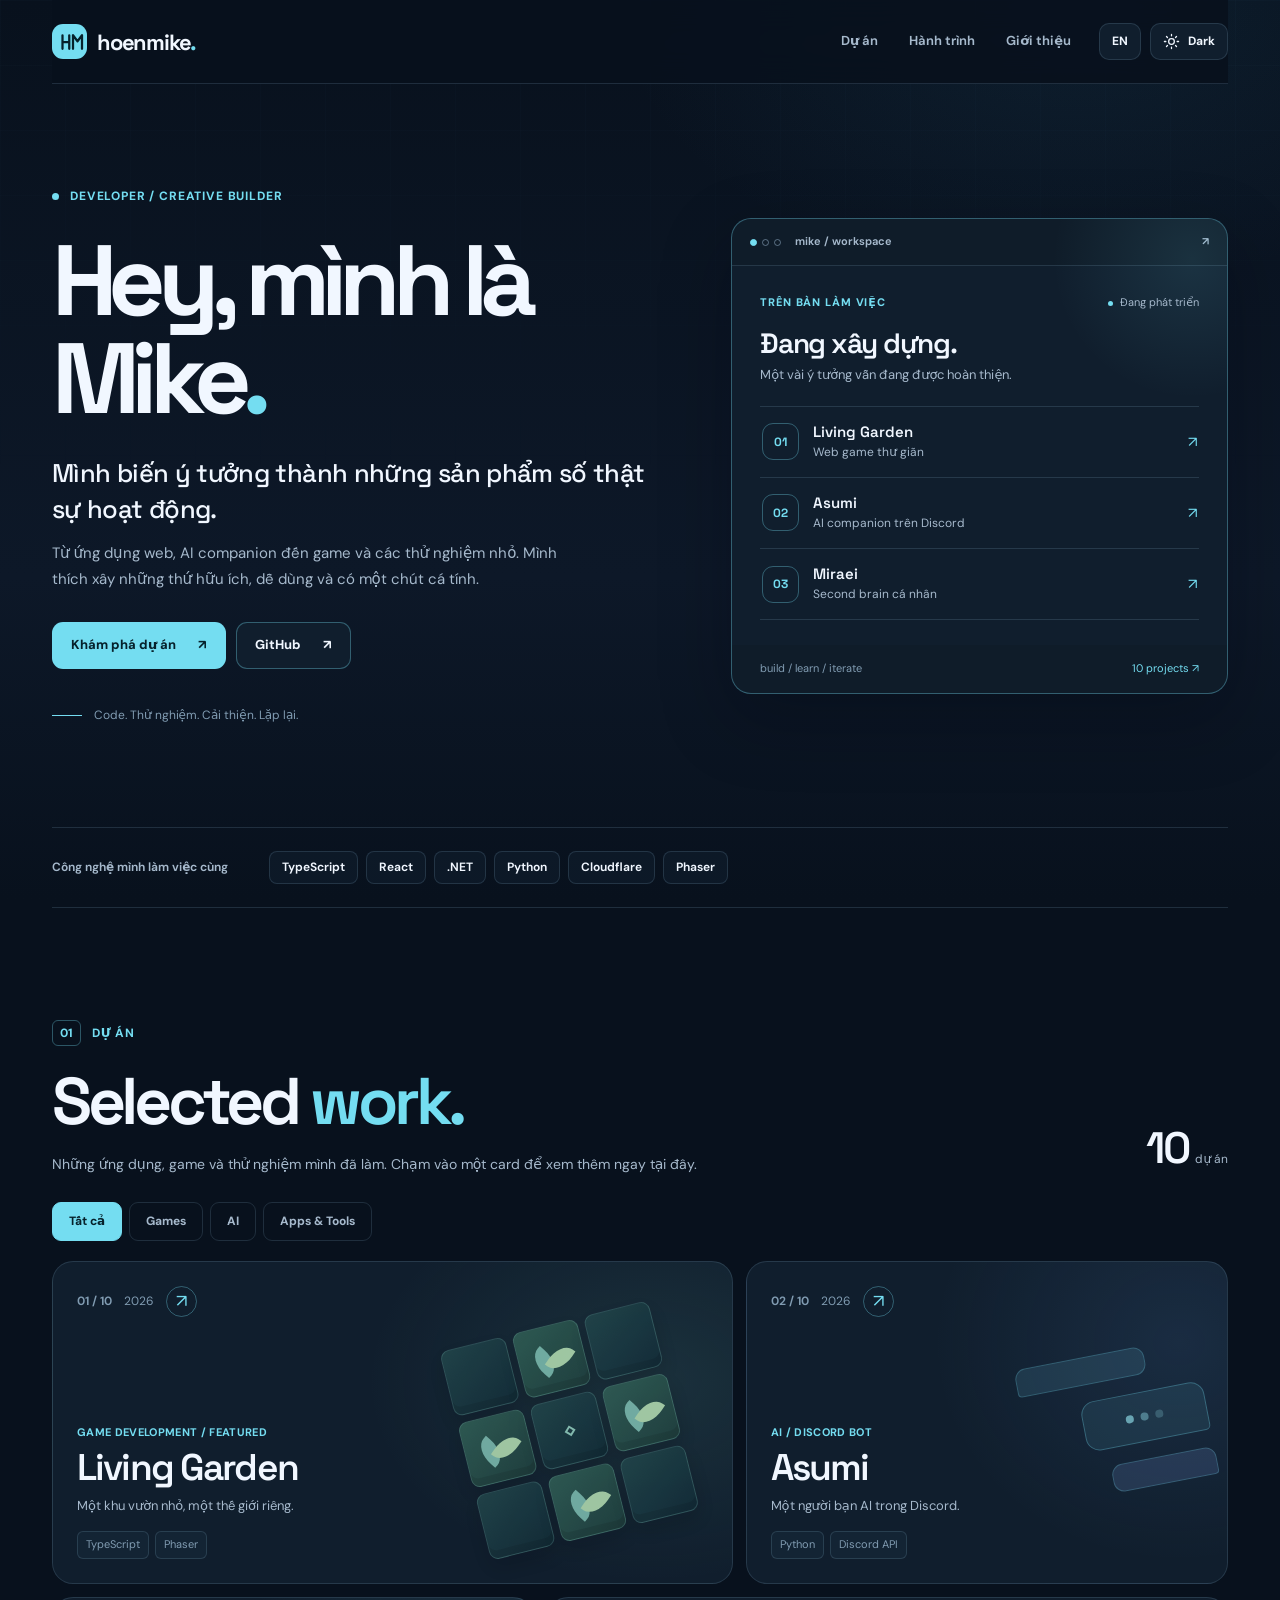
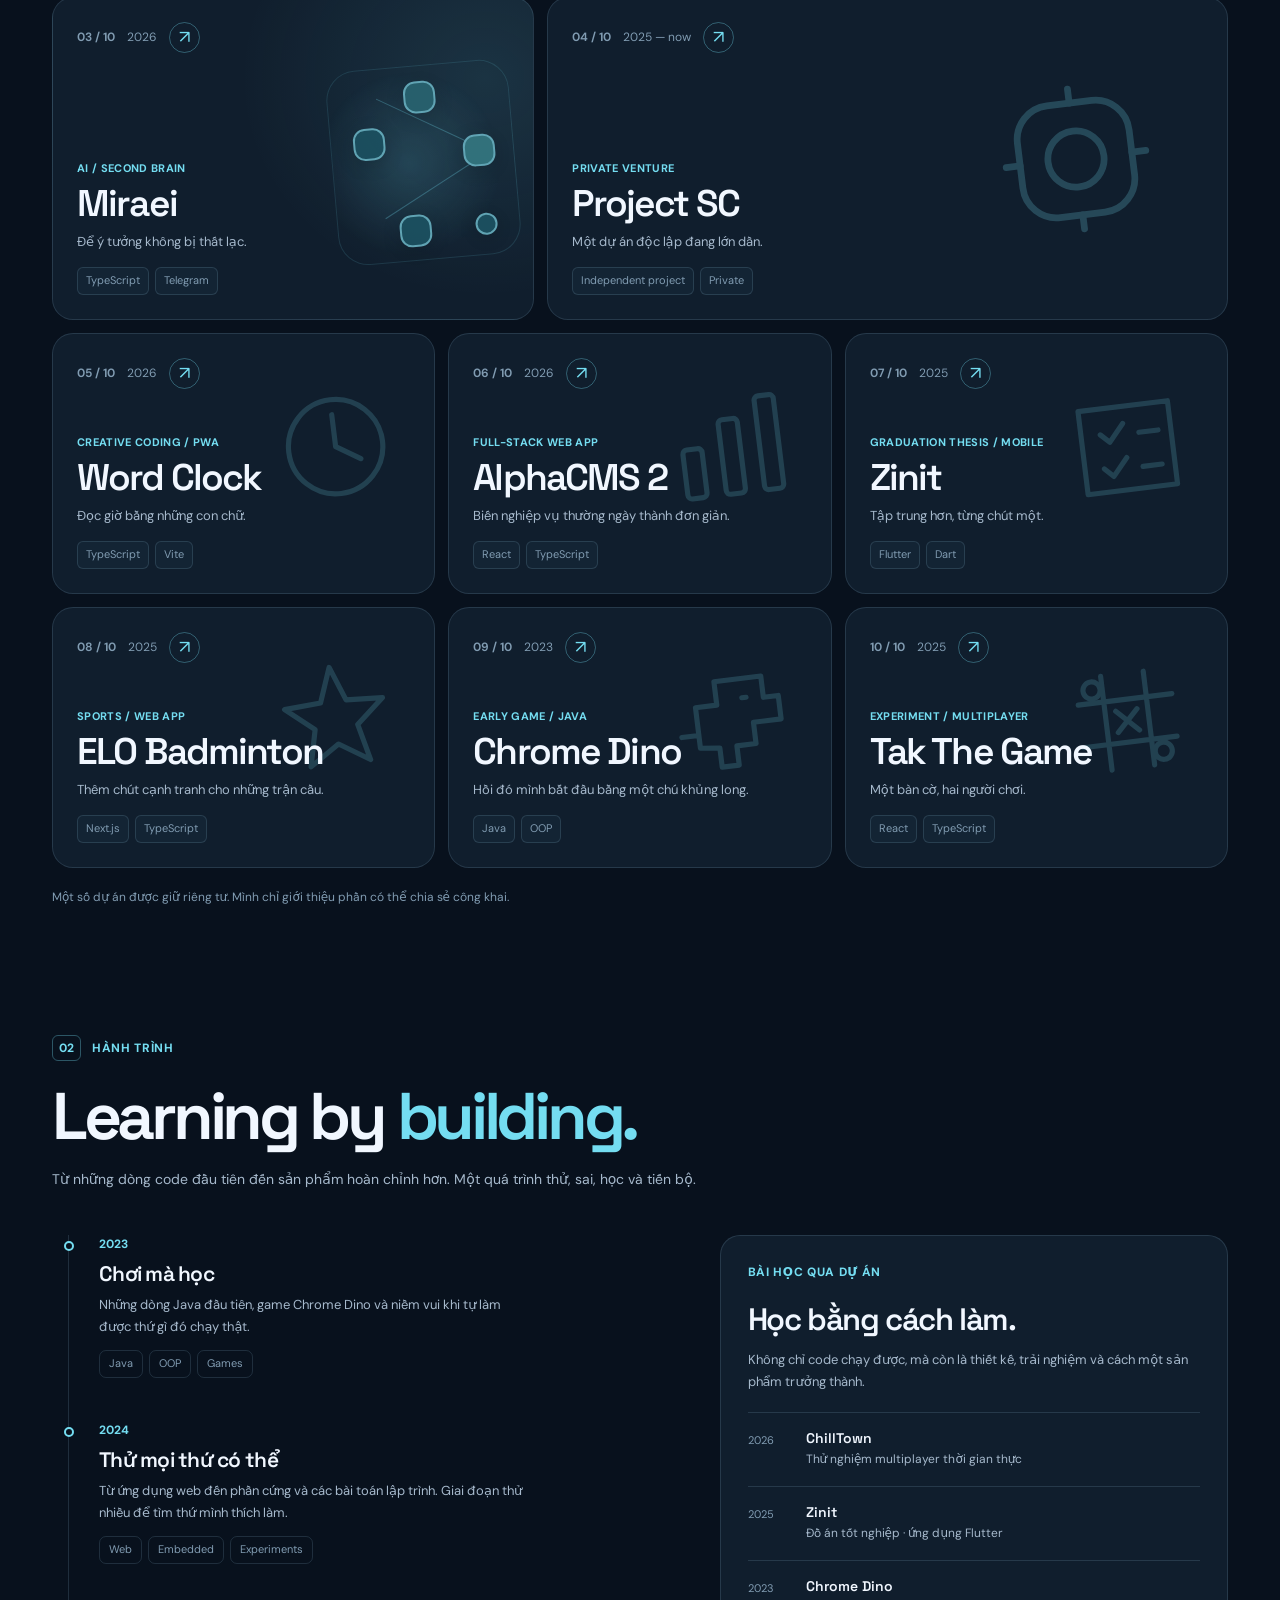
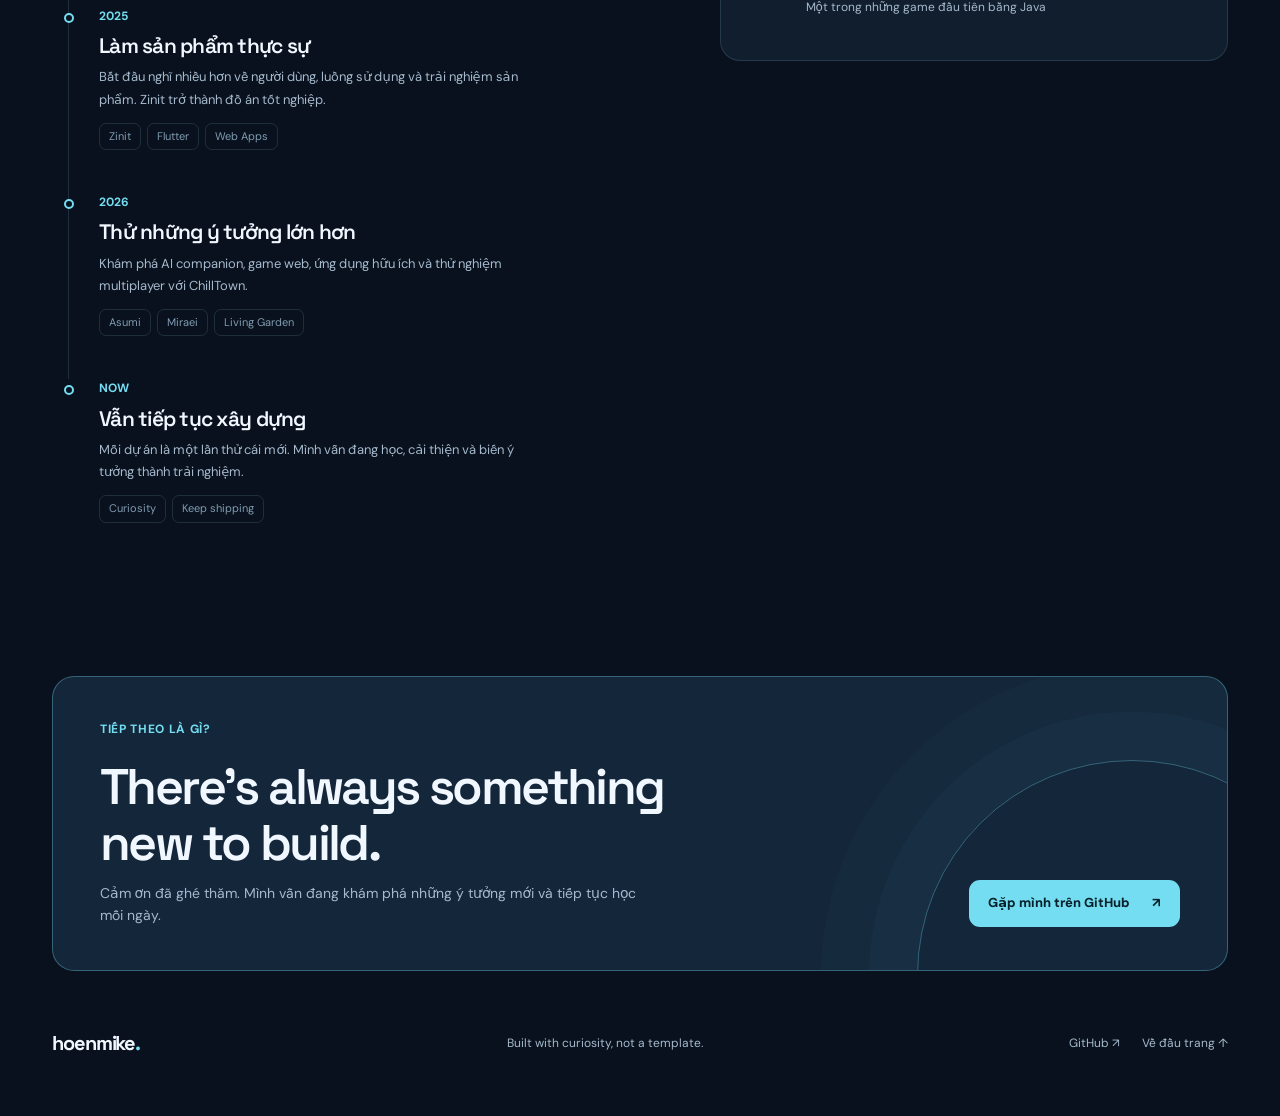
<file: index.html>
<!doctype html>
<html lang="vi" data-theme="dark">
<head>
  <meta charset="utf-8">
  <meta name="viewport" content="width=device-width, initial-scale=1, viewport-fit=cover">
  <meta name="theme-color" content="#08111d">
  <meta name="description" content="HoenMike (Mike) — developer building thoughtful web apps, AI companions and interactive experiences. Explore selected projects and the journey behind them.">
  <meta property="og:title" content="HoenMike — Developer & Creative Builder">
  <meta property="og:description" content="Web apps, AI companions, games, and experiments. Built by Mike.">
  <meta property="og:type" content="website">
  <title>HoenMike — Developer & Creative Builder</title>
  <link rel="icon" type="image/svg+xml" href="./icon.svg">
  <link rel="preconnect" href="https://fonts.googleapis.com">
  <link rel="preconnect" href="https://fonts.gstatic.com" crossorigin>
  <link href="https://fonts.googleapis.com/css2?family=DM+Sans:wght@400;500;600;700&family=Space+Grotesk:wght@400;500;600;700&display=swap" rel="stylesheet">
  <link rel="stylesheet" href="./styles.css">
  <script src="./app.js" type="module"></script>
</head>
<body>
  <a class="skip-link" href="#work" data-i18n="skipToProjects">Skip to projects</a>
  <div class="site-backdrop" aria-hidden="true"></div>
  <div class="site-shell">
    <header class="site-header" id="top">
      <a class="brand" href="#top" aria-label="HoenMike home">
        <span class="brand__icon" aria-hidden="true">
          <svg viewBox="0 0 40 40" width="32" height="32" focusable="false"><path d="M10 11v18m0-9h9m0-9v18m5-18v18m0-18 6 8 6-8v18" stroke="currentColor" stroke-width="3" stroke-linecap="round" stroke-linejoin="round" fill="none"/></svg>
        </span>
        <span class="brand__name">hoenmike<span class="accent">.</span></span>
      </a>
      <nav class="desktop-nav" aria-label="Primary navigation">
        <a href="#work" data-i18n="navWork">Projects</a>
        <a href="#journey" data-i18n="navJourney">Journey</a>
        <a href="#about" data-i18n="navAbout">About</a>
      </nav>
      <div class="header-actions">
        <button id="lang-switch" class="header-control" type="button" aria-label="Switch to English">EN</button>
        <button id="theme-switch" class="header-control theme-switch" type="button" aria-label="Switch theme">
          <svg viewBox="0 0 24 24" width="17" height="17" fill="none" stroke="currentColor" stroke-width="1.8" stroke-linecap="round" aria-hidden="true"><circle cx="12" cy="12" r="4"/><path d="M12 2v2m0 16v2M2 12h2m16 0h2M4.9 4.9l1.4 1.4m11.4 11.4 1.4 1.4M19.1 4.9l-1.4 1.4M6.3 17.7l-1.4 1.4"/></svg>
          <span class="theme-switch__label">Dark</span>
        </button>
      </div>
    </header>

    <main>
      <section class="hero" id="about" aria-labelledby="hero-title">
        <div class="hero__copy">
          <p class="eyebrow hero__eyebrow"><span class="signal-dot" aria-hidden="true"></span><span data-i18n="heroRole">Developer · Creative builder</span></p>
          <h1 id="hero-title"><span data-i18n="heroHello">Hey, mình là</span><br><span class="hero__name">Mike<span class="accent">.</span></span></h1>
          <p class="hero__statement" data-i18n="heroStatement">Mình biến ý tưởng thành ứng dụng, game và trải nghiệm số có thể dùng thật.</p>
          <p class="hero__description" data-i18n="heroDescription">Mình thích làm ra những thứ vừa hữu ích, vừa có chút thú vị — từ sản phẩm web đến AI companion và những thử nghiệm nhỏ.</p>
          <div class="hero__cta">
            <a class="button button--primary" href="#work"><span data-i18n="exploreWork">Xem dự án</span><span aria-hidden="true">↗</span></a>
            <a class="button button--secondary" href="https://github.com/HoenMike" rel="noopener noreferrer" target="_blank"><span>GitHub</span><span aria-hidden="true">↗</span></a>
          </div>
          <p class="hero__footnote"><span class="footnote-line"></span><span data-i18n="heroFoot">From curiosity to something you can actually use.</span></p>
        </div>

        <aside class="workspace" aria-labelledby="workspace-title">
          <div class="workspace__header">
            <span class="workspace__window-dots" aria-hidden="true"><i></i><i></i><i></i></span>
            <span class="workspace__path">mike / workspace</span>
            <span class="workspace__status" aria-hidden="true">↗</span>
          </div>
          <div class="workspace__body">
            <div class="workspace__intro"><span class="workspace__eyebrow" data-i18n="workspaceEyebrow">WHAT I'M BUILDING</span><span class="workspace__live"><span class="signal-dot"></span><span data-i18n="workspaceLive">Work in progress</span></span></div>
            <h2 id="workspace-title" data-i18n="workspaceTitle">Ideas, in progress.</h2>
            <p data-i18n="workspaceDescription">A few projects currently on my desk.</p>
            <div class="workspace__projects">
              <button type="button" class="workspace__project" data-open-project="garden"><span class="workspace__index">01</span><span class="workspace__project-main"><strong>Living Garden</strong><small data-i18n="workspaceGarden">Cozy browser game</small></span><span aria-hidden="true">↗</span></button>
              <button type="button" class="workspace__project" data-open-project="asumi"><span class="workspace__index">02</span><span class="workspace__project-main"><strong>Asumi</strong><small data-i18n="workspaceAsumi">AI companion for Discord</small></span><span aria-hidden="true">↗</span></button>
              <button type="button" class="workspace__project" data-open-project="miraei"><span class="workspace__index">03</span><span class="workspace__project-main"><strong>Miraei</strong><small data-i18n="workspaceMiraei">Personal second brain</small></span><span aria-hidden="true">↗</span></button>
            </div>
          </div>
          <div class="workspace__footer"><span>build / learn / iterate</span><span class="workspace__footer-code">10 projects <span aria-hidden="true">↗</span></span></div>
        </aside>
      </section>

      <section class="stack-strip" aria-label="Technologies">
        <span class="stack-strip__label" data-i18n="stackTitle">Công nghệ mình sử dụng</span>
        <div class="stack-strip__items"><span>TypeScript</span><span>React</span><span>.NET</span><span>Python</span><span>Cloudflare</span><span>Phaser</span></div>
      </section>

      <section class="work-section section" id="work" aria-labelledby="work-title">
        <div class="section-heading">
          <div>
            <p class="eyebrow"><span class="section-index">01</span><span data-i18n="workEyebrow">Selected projects</span></p>
            <h2 id="work-title"><span data-i18n="workTitle">Made with</span> <em data-i18n="workTitleAccent">curiosity.</em></h2>
            <p class="section-heading__description" data-i18n="workDescription">Một vài sản phẩm mình đã xây dựng, đang phát triển hoặc đơn giản là muốn thử. Nhấn vào dự án để khám phá.</p>
          </div>
          <div class="work-count"><strong id="project-count">10</strong><span data-i18n="projectCount">dự án chọn lọc</span></div>
        </div>
        <div class="filter-bar" id="filter-bar" role="group" aria-label="Filter projects">
          <button class="filter is-active" type="button" data-filter="all" aria-pressed="true" data-i18n="filterAll">Tất cả</button>
          <button class="filter" type="button" data-filter="game" aria-pressed="false" data-i18n="filterGames">Games</button>
          <button class="filter" type="button" data-filter="ai" aria-pressed="false">AI</button>
          <button class="filter" type="button" data-filter="app" aria-pressed="false" data-i18n="filterApps">Apps & Tools</button>
        </div>
        <p id="project-status" class="sr-only" role="status" aria-live="polite" aria-atomic="true"></p>
        <div id="project-grid" class="bento-grid"></div>
        <div id="project-empty" class="empty-state" hidden>
          <span class="empty-state__icon" aria-hidden="true">⌕</span>
          <h3 data-i18n="emptyTitle">No projects in this category yet.</h3>
          <p data-i18n="emptyDescription">Try viewing the full collection instead.</p>
          <button type="button" id="reset-filter" class="button button--secondary" data-i18n="viewAllProjects">View all projects</button>
        </div>
        <p class="projects-hint" data-i18n="projectsHint">Một số dự án là private — mình chỉ chia sẻ những gì có thể công khai.</p>
      </section>

      <section class="journey-section section" id="journey" aria-labelledby="journey-title">
        <div class="section-heading">
          <div>
            <p class="eyebrow"><span class="section-index">02</span><span data-i18n="journeyEyebrow">THE JOURNEY</span></p>
            <h2 id="journey-title"><span data-i18n="journeyTitle">Always</span> <em data-i18n="journeyAccent">building.</em></h2>
            <p class="section-heading__description" data-i18n="journeyDescription">Từ bài tập nhỏ đầu tiên đến những sản phẩm phức tạp hơn. Mỗi bước đều dạy mình một điều mới.</p>
          </div>
        </div>
        <div class="journey-layout">
          <div class="timeline" id="timeline"></div>
          <aside class="experience-card">
            <p class="eyebrow" data-i18n="experienceEyebrow">LEARNED BY BUILDING</p>
            <h3 data-i18n="experienceTitle">Not just lines of code.</h3>
            <p data-i18n="experienceIntro">Có những điều mình học được tốt nhất bằng cách thực sự xây một thứ gì đó.</p>
            <div class="experience-list">
              <div class="experience-item"><span class="experience-item__year">2026</span><div><strong>ChillTown</strong><span data-i18n="experienceChill">Thử nghiệm game multiplayer thời gian thực</span></div></div>
              <div class="experience-item"><span class="experience-item__year">2025</span><div><strong>Zinit</strong><span data-i18n="experienceZinit">Đồ án tốt nghiệp · Flutter application</span></div></div>
              <div class="experience-item"><span class="experience-item__year">2023</span><div><strong>Chrome Dino</strong><span data-i18n="experienceDino">Một trong những game đầu tiên mình làm</span></div></div>
            </div>
          </aside>
        </div>
      </section>

      <section class="outro-section section" aria-labelledby="outro-title">
        <div class="outro-card">
          <p class="eyebrow" data-i18n="outroEyebrow">WHAT'S NEXT?</p>
          <div class="outro-card__layout">
            <div><h2 id="outro-title" data-i18n="outroTitle">There's always another idea to build.</h2><p data-i18n="outroDescription">Cảm ơn đã ghé qua. Mình vẫn đang học, thử nghiệm và tiếp tục xây dựng.</p></div>
            <a class="button button--primary" href="https://github.com/HoenMike" target="_blank" rel="noopener noreferrer"><span data-i18n="findGithub">Gặp mình trên GitHub</span><span aria-hidden="true">↗</span></a>
          </div>
        </div>
      </section>
    </main>

    <footer class="site-footer">
      <a class="footer-brand" href="#top">hoenmike<span class="accent">.</span></a>
      <span data-i18n="footerMade">Built with curiosity, not a template.</span>
      <div class="footer-links"><a href="https://github.com/HoenMike" target="_blank" rel="noopener noreferrer">GitHub ↗</a><a href="#top" data-i18n="backToTop">Lên đầu ↑</a></div>
    </footer>
  </div>
  <noscript><p class="noscript">The project showcase works best with JavaScript enabled. Visit <a href="https://github.com/HoenMike">GitHub</a> to see public work.</p></noscript>
</body>
</html>
</file>
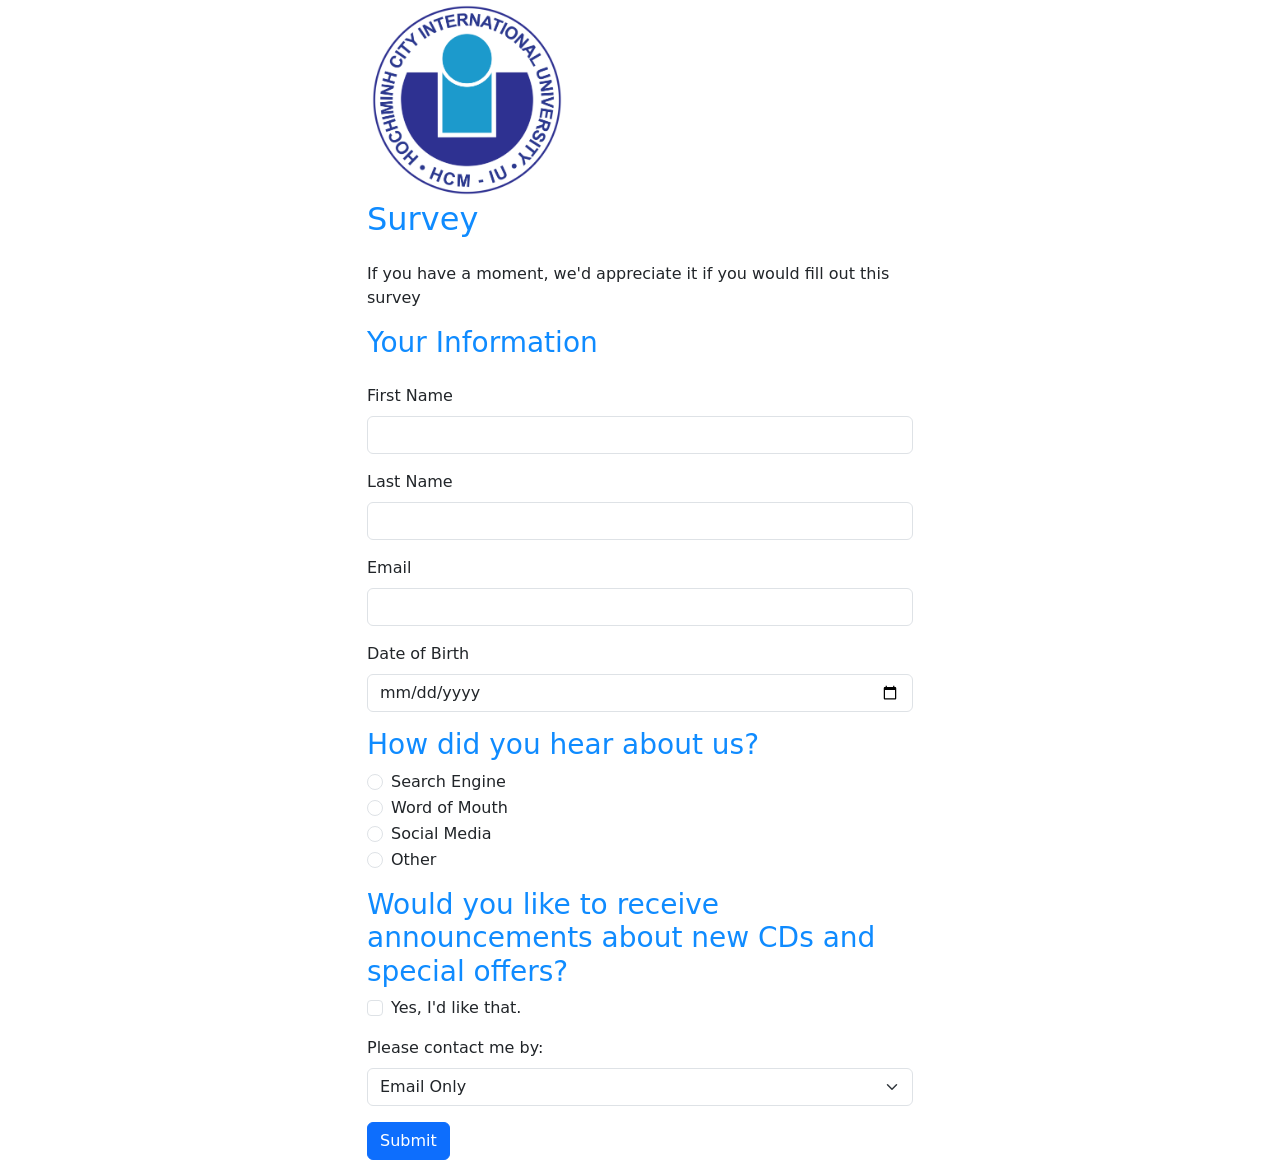
<file: form.html>
<!DOCTYPE html>
<html lang="en">
	<head>
		<meta charset="UTF-8" />
    <meta name="description" content="Survey Form" />
    <title>Survey Form</title>
		<meta name="viewport" content="width=device-width, initial-scale=1.0" />
		<title>Survey Form</title>
		<link
			rel="stylesheet"
			href="https://cdn.jsdelivr.net/npm/bootstrap@5.3.1/dist/css/bootstrap.min.css"
		/>
	</head>
  <style>
    h2,h3 {
      color: #0f8bff;
    }
  </style>
	<body>
		<body>
      <div class="container">
        <div class="row justify-content-center">
          <div class="col-md-6">
            <img src="IULogo.png" alt="IU Logo" width="200" height="200">
            <h2 class="text-left mb-4">Survey</h2>
            <p class="text-left">If you have a moment, we'd appreciate it if you would fill out this survey</p>
            <form action="Result.jsp" method="post">
            <h3 class="text-left mb-4">Your Information</h3>
						<div class="mb-3">
							<label for="firstName" class="form-label">First Name</label>
							<input type="text" class="form-control" id="firstName" required />
						</div>
						<div class="mb-3">
							<label for="lastName" class="form-label">Last Name</label>
							<input type="text" class="form-control" id="lastName" required />
						</div>
						<div class="mb-3">
							<label for="email" class="form-label">Email</label>
							<input type="email" class="form-control" id="email" required />
						</div>
						<div class="mb-3">
							<label for="dateOfBirth" class="form-label">Date of Birth</label>
							<input type="date" class="form-control" id="dateOfBirth" required />
						</div>
						<div class="mb-3">
							<h3 class="form-label">How did you hear about us?</h3>
							<div class="form-check">
								<input
									class="form-check-input"
									type="radio"
									name="hearAbout"
									id="searchEngine"
									value="Search Engine"
								/>
								<label class="form-check-label" for="searchEngine">Search Engine</label>
							</div>
							<div class="form-check">
								<input
									class="form-check-input"
									type="radio"
									name="hearAbout"
									id="wordOfMouth"
									value="Word of Mouth"
								/>
								<label class="form-check-label" for="wordOfMouth">Word of Mouth</label>
							</div>
							<div class="form-check">
								<input
									class="form-check-input"
									type="radio"
									name="hearAbout"
									id="socialMedia"
									value="Social Media"
								/>
								<label class="form-check-label" for="socialMedia">Social Media</label>
							</div>
							<div class="form-check">
								<input
									class="form-check-input"
									type="radio"
									name="hearAbout"
									id="other"
									value="Other"
								/>
								<label class="form-check-label" for="other">Other</label>
							</div>
						</div>
						<div class="mb-3">
							<h3 class="form-label">Would you like to receive announcements about new CDs and special offers?</h3>
							<div class="form-check">
								<input
									class="form-check-input"
									type="checkbox"
									id="receiveAnnouncements"
									value="yes"
								/>
								<label class="form-check-label" for="receiveAnnouncements"
									>Yes, I'd like that.</label
								>
							</div>
						</div>
						<div class="mb-3">
              <label class="form-label" for="contactMethod">Please contact me by:</label>
              <select class="form-select" id="contactMethod" name="contactMethod">
                <option value="Email Only">Email Only</option>
                <option value="Postal Mail Only">Postal Mail Only</option>
                <option value="Email or Postal Mail">Email or Postal Mail</option>
              </select>
            </div>
						<button type="submit" class="btn btn-primary">Submit</button>
					</form>
				</div>
			</div>
		</div>

		<script src="https://cdn.jsdelivr.net/npm/bootstrap@5.3.1/dist/js/bootstrap.bundle.min.js"></script>
	</body>
</html>
</file>
<file: styles.css>
/* HoenMike / developer portfolio — purposeful, fast, and framework-free. */
:root {
  color-scheme:dark;
  --bg:#08111d;--bg-2:#0d1828;--panel:#101e2d;--panel-2:#14263a;
  --text:#f1f7ff;--muted:#a6b9cc;--subtle:#819cb2;--accent:#74ddf1;
  --accent-ink:#06212b;--line:rgba(151,190,220,.17);--line-strong:rgba(116,221,241,.34);
  --shadow:0 25px 70px rgba(1,8,17,.29);--radius:21px;--page:1176px
}
html[data-theme=light] {
  color-scheme:light;
  --bg:#f1f6fa;--bg-2:#e9f2f7;--panel:#ffffff;--panel-2:#e5f0f6;
  --text:#152b3c;--muted:#506a7e;--subtle:#566d7c;--accent:#087993;
  --accent-ink:#fff;--line:rgba(32,77,107,.16);--line-strong:rgba(8,121,147,.36);
  --shadow:0 19px 54px rgba(45,77,95,.09)
}
*,*::before,*::after{box-sizing:border-box}
html{scroll-behavior:smooth;scroll-padding-top:115px}
body{margin:0;min-width:320px;background:var(--bg);color:var(--text);font:400 15px/1.6 "DM Sans",system-ui,sans-serif;-webkit-font-smoothing:antialiased;overflow-x:hidden}
button,input{font:inherit} button{cursor:pointer} a{color:inherit;text-decoration:none}
a,button{-webkit-tap-highlight-color:transparent}
:focus-visible{outline:3px solid var(--accent);outline-offset:4px}
::selection{background:var(--accent);color:var(--accent-ink)}
.site-backdrop{position:fixed;inset:0;z-index:-1;pointer-events:none;overflow:hidden;background:radial-gradient(ellipse 48% 43% at 84% 0%,rgba(49,120,158,.13),transparent 75%),linear-gradient(180deg,var(--bg),var(--bg-2) 64%,var(--bg))}
.site-backdrop::before{content:"";position:absolute;inset:0;background-image:linear-gradient(rgba(135,195,226,.035) 1px,transparent 1px),linear-gradient(90deg,rgba(135,195,226,.035) 1px,transparent 1px);background-size:65px 65px;mask-image:linear-gradient(180deg,rgba(0,0,0,.6),transparent 57%)}
html[data-theme=light] .site-backdrop{background:radial-gradient(ellipse 50% 50% at 89% 0%,rgba(84,168,193,.15),transparent 74%),linear-gradient(180deg,var(--bg),var(--bg-2) 75%,var(--bg))}
html[data-theme=light] .site-backdrop::before{background-image:linear-gradient(rgba(70,119,150,.045) 1px,transparent 1px),linear-gradient(90deg,rgba(70,119,150,.045) 1px,transparent 1px)}
.site-shell{width:min(calc(100% - 64px),var(--page));margin:auto}
.accent{color:var(--accent)}
.site-header{position:sticky;top:0;z-index:20;min-height:84px;display:flex;align-items:center;gap:28px;background:color-mix(in srgb,var(--bg) 91%,transparent);backdrop-filter:blur(16px);-webkit-backdrop-filter:blur(16px);border-bottom:1px solid var(--line)}
.brand{display:inline-flex;align-items:center;gap:10px;flex-shrink:0;font:700 22px "Space Grotesk",sans-serif;letter-spacing:-.055em}
.brand__icon{display:grid;place-items:center;background:var(--accent);color:var(--accent-ink);width:35px;height:35px;border-radius:11px}
.brand__icon svg{display:block;width:30px;height:30px}
.desktop-nav{display:flex;align-items:center;gap:31px;margin-left:auto}
.desktop-nav a{font-size:13px;font-weight:650;color:var(--muted);transition:color .2s}
.desktop-nav a:hover{color:var(--text)}
.header-actions{display:flex;gap:9px}
.header-control{display:flex;align-items:center;justify-content:center;gap:8px;min-height:37px;padding:0 12px;background:var(--panel);color:var(--text);border:1px solid var(--line);border-radius:10px;font-size:12px;font-weight:700}
.header-control:hover{border-color:var(--line-strong)}
.hero{display:grid;grid-template-columns:minmax(0,1.04fr) minmax(360px,.84fr);align-items:center;gap:64px;padding:103px 0 102px;border-bottom:1px solid var(--line)}
.hero__copy{min-width:0}
.eyebrow{display:flex;align-items:center;gap:11px;color:var(--accent);font-size:12px;font-weight:750;letter-spacing:.055em;margin:0 0 20px;text-transform:uppercase}
.hero__eyebrow{letter-spacing:.07em;margin-bottom:26px}
.signal-dot{display:inline-block;width:7px;height:7px;border-radius:50%;background:var(--accent);flex-shrink:0}
.hero h1{font:700 clamp(67px,7.8vw,110px)/.98 "Space Grotesk",sans-serif;letter-spacing:-.087em;margin:0}
.hero__name{display:inline-block;white-space:nowrap}
.hero__statement{font:500 clamp(20px,2vw,26px)/1.4 "Space Grotesk",sans-serif;letter-spacing:-.025em;max-width:610px;margin:28px 0 12px}
.hero__description{font-size:15px;line-height:1.78;color:var(--muted);max-width:530px;margin:0 0 29px}
.hero__cta{display:flex;flex-wrap:wrap;gap:10px}
.button{display:inline-flex;align-items:center;justify-content:center;gap:22px;min-height:47px;padding:11px 18px;border-radius:11px;font-size:13px;font-weight:750;transition:transform .22s ease}
.button:hover{transform:translateY(-2px)}
.button--primary{background:var(--accent);color:var(--accent-ink);border:1px solid transparent}
.button--secondary{background:var(--panel);border:1px solid var(--line-strong);color:var(--text)}
.hero__footnote{display:flex;align-items:center;gap:12px;margin:37px 0 0;font-size:12px;color:var(--subtle)}
.footnote-line{width:30px;height:1px;background:var(--accent)}
.workspace{min-width:0;border:1px solid var(--line-strong);border-radius:20px;background:var(--panel);box-shadow:var(--shadow);overflow:hidden;position:relative}
.workspace::after{content:"";position:absolute;top:-105px;right:-110px;width:290px;height:290px;background:radial-gradient(circle,rgba(116,221,241,.11),transparent 68%);pointer-events:none}
.workspace__header{display:flex;align-items:center;gap:14px;height:47px;border-bottom:1px solid var(--line);padding:0 18px;background:rgba(0,0,0,.08)}
.workspace__window-dots{display:flex;gap:5px}
.workspace__window-dots i{display:block;width:7px;height:7px;border:1px solid var(--subtle);border-radius:50%;opacity:.65}
.workspace__window-dots i:first-child{background:var(--accent);border-color:var(--accent);opacity:1}
.workspace__path,.workspace__status{font-size:11px;color:var(--muted);font-weight:650}
.workspace__status{margin-left:auto}
.workspace__body{padding:28px 28px 25px;position:relative;z-index:1}
.workspace__intro{display:flex;align-items:center;justify-content:space-between;gap:10px}
.workspace__eyebrow{font-size:11px;color:var(--accent);font-weight:800;letter-spacing:.08em}
.workspace__live{display:flex;align-items:center;gap:7px;font-size:11px;color:var(--muted);white-space:nowrap}
.workspace__live .signal-dot{width:5px;height:5px}
.workspace h2{font:600 28px/1.18 "Space Grotesk",sans-serif;letter-spacing:-.045em;margin:15px 0 5px}
.workspace__body>p{font-size:13px;color:var(--muted);margin:0 0 20px}
.workspace__projects{border-top:1px solid var(--line)}
.workspace__project{display:flex;align-items:center;gap:14px;width:100%;text-align:left;padding:15px 2px;border:0;border-bottom:1px solid var(--line);background:transparent;color:var(--text);transition:background-color .2s}
.workspace__project:hover{background:rgba(116,221,241,.045)}
.workspace__index{display:grid;place-items:center;flex:0 0 37px;width:37px;height:37px;border:1px solid var(--line-strong);border-radius:11px;color:var(--accent);font:700 12px "Space Grotesk",sans-serif}
.workspace__project-main{display:flex;flex-direction:column;gap:2px;min-width:0;flex:1}
.workspace__project-main strong{font:600 15px "Space Grotesk",sans-serif}
.workspace__project-main small{font-size:12px;color:var(--muted)}
.workspace__project>span:last-child{color:var(--accent)}
.workspace__footer{display:flex;justify-content:space-between;gap:12px;padding:15px 28px;background:rgba(0,0,0,.08);font-size:11px;color:var(--subtle)}
.workspace__footer-code{color:var(--accent)}
.stack-strip{display:flex;align-items:center;gap:27px;padding:23px 0;border-bottom:1px solid var(--line)}
.stack-strip__label{font-size:12px;line-height:1.3;color:var(--muted);flex:0 0 190px;font-weight:650}
.stack-strip__items{display:flex;flex-wrap:wrap;gap:8px}
.stack-strip__items span{padding:6px 12px;border:1px solid var(--line);background:color-mix(in srgb,var(--panel) 65%,transparent);border-radius:8px;font-size:12px;color:var(--text);font-weight:650}
.section{padding-top:112px}
.section-heading{display:flex;align-items:end;justify-content:space-between;gap:30px;margin-bottom:22px}
.section-index{display:inline-grid;place-items:center;border:1px solid var(--line-strong);border-radius:6px;width:29px;height:26px;letter-spacing:0;color:var(--accent)}
.section-heading h2{font:650 clamp(41px,5.2vw,66px)/1.09 "Space Grotesk",sans-serif;letter-spacing:-.065em;margin:0}
.section-heading h2 em{font-style:normal;color:var(--accent)}
.section-heading__description{max-width:650px;color:var(--muted);font-size:14px;line-height:1.75;margin:14px 0 0}
.work-count{display:flex;align-items:baseline;gap:8px;white-space:nowrap;color:var(--muted);font-size:12px;padding-bottom:8px}
.work-count strong{font:600 44px/.85 "Space Grotesk",sans-serif;letter-spacing:-.08em;color:var(--text)}
.filter-bar{display:flex;gap:7px;margin:25px 0 20px;flex-wrap:wrap}
.filter{border:1px solid var(--line);background:transparent;color:var(--muted);border-radius:9px;padding:9px 16px;font-size:12px;font-weight:750;min-height:38px;transition:color .2s,background-color .2s}
.filter.is-active{background:var(--accent);color:var(--accent-ink);border-color:var(--accent)}
.filter:hover:not(.is-active){color:var(--text);border-color:var(--line-strong)}
.bento-grid{display:grid;grid-template-columns:repeat(12,minmax(0,1fr));gap:13px;grid-auto-flow:row dense;align-items:stretch}
.tile{position:relative;grid-column:span 4;min-height:260px;background:var(--panel);border:1px solid var(--line);border-radius:var(--radius);overflow:hidden;isolation:isolate;transition:border-color .22s}
.tile--wide{grid-column:span 7;min-height:321px}.tile--medium{grid-column:span 5;min-height:321px}.tile--standard{grid-column:span 4;min-height:259px}
.tile.is-expanded{grid-column:1/-1;min-height:0;border-color:var(--line-strong)}
.tile[hidden],.tile__detail[hidden]{display:none!important}
.tile:hover,.tile:focus-within{border-color:var(--line-strong)}
.tile__trigger{position:relative;display:flex;flex-direction:column;justify-content:space-between;gap:20px;min-height:inherit;width:100%;padding:24px;border:0;background:transparent;color:var(--text);text-align:left;overflow:hidden}
.tile__top{display:flex;align-items:center;gap:12px;position:relative;z-index:2}
.tile__number{font-size:12px;color:var(--subtle);font-weight:650}
.tile__year{font-size:12px;color:var(--subtle);margin-left:auto}
.tile__arrow{display:grid;place-items:center;width:31px;height:31px;flex:0 0 31px;border:1px solid var(--line-strong);border-radius:50%;color:var(--accent);font-size:18px;transition:transform .2s}
.tile:hover .tile__arrow{transform:rotate(45deg)}
.tile.is-expanded .tile__arrow{transform:rotate(135deg)}
.tile__content{position:relative;z-index:2}
.tile__category{font-size:11px;letter-spacing:.03em;text-transform:uppercase;font-weight:700;color:var(--accent);margin:0 0 7px}
.tile__title{font:600 clamp(26px,2.9vw,39px)/1.06 "Space Grotesk",sans-serif;letter-spacing:-.05em;margin:0}
.tile__subtitle{font-size:13px;color:var(--muted);line-height:1.6;max-width:360px;margin:8px 0 0}
.tile__tech{display:flex;gap:6px;margin-top:15px;flex-wrap:wrap}
.tile__tech span{display:inline-flex;padding:4px 8px;border:1px solid var(--line);color:var(--subtle);background:rgba(116,221,241,.035);font-size:11px;border-radius:6px}
.tile__visual{position:absolute;right:9%;top:22%;width:32%;max-width:180px;color:var(--accent);opacity:.22;pointer-events:none;z-index:1;transform:rotate(-7deg);transition:opacity .3s,transform .35s}
.tile__visual svg{width:100%;height:auto;display:block}
.tile:hover .tile__visual{opacity:.44;transform:rotate(0deg) translateY(-4px)}
.tile--standard .tile__visual{top:17%;right:8%;width:36%;opacity:.18}
.tile--standard .tile__content{max-width:90%}
.tile--wide .tile__content,.tile--medium .tile__content{max-width:80%}
.tile.is-expanded .tile__trigger{min-height:265px}
.tile.is-expanded .tile__visual{width:190px;right:7%;top:15%;opacity:.25}
.tile.is-expanded .tile__title{font-size:clamp(34px,4vw,54px)}
.tile__detail{position:relative;border-top:1px solid var(--line);padding:26px 27px 28px;background:rgba(0,0,0,.045)}
.tile__detail-grid{display:grid;grid-template-columns:minmax(0,1.3fr) minmax(160px,.9fr) minmax(170px,.9fr);gap:26px}
.detail-label{display:block;font-size:11px;color:var(--accent);font-weight:750;text-transform:uppercase;margin-bottom:10px}
.detail-copy{font-size:14px;color:var(--text);margin:0;line-height:1.7}
.detail-tags{display:flex;flex-wrap:wrap;gap:7px}
.detail-tag{display:inline-flex;padding:6px 10px;font-size:12px;border:1px solid var(--line-strong);border-radius:7px}
.detail-note{font-size:13px;color:var(--muted);line-height:1.7;margin:0}
.detail-footer{display:flex;flex-wrap:wrap;gap:9px;margin-top:21px}
.detail-link{display:inline-flex;align-items:center;gap:14px;padding:10px 14px;border:1px solid var(--line-strong);border-radius:8px;font-size:12px;font-weight:750}
.detail-link--primary{background:var(--accent);color:var(--accent-ink);border-color:transparent}
.detail-link:hover{text-decoration:underline;text-underline-offset:3px}
.projects-hint{font-size:12px;color:var(--subtle);margin:20px 0 0}
.journey-section{padding-top:128px}
.journey-layout{display:grid;grid-template-columns:minmax(0,1.06fr) minmax(300px,.88fr);gap:55px;align-items:start;margin-top:43px}
.timeline{position:relative;padding-left:16px}
.timeline-item{position:relative;padding:0 0 43px 30px;border-left:1px solid var(--line)}
.timeline-item:last-child{border-left-color:transparent}
.timeline-item::before{content:"";position:absolute;left:-5.5px;top:6px;width:10px;height:10px;border-radius:50%;border:2px solid var(--accent);background:var(--bg)}
.timeline-item__year{color:var(--accent);font-size:12px;font-weight:700;margin-bottom:7px}
.timeline-item h3{font:600 21px/1.25 "Space Grotesk",sans-serif;letter-spacing:-.035em;margin:0 0 7px}
.timeline-item p{font-size:13px;color:var(--muted);line-height:1.7;max-width:430px;margin:0}
.timeline-item__tags{display:flex;flex-wrap:wrap;gap:6px;margin-top:12px}
.timeline-item__tags span{font-size:11px;color:var(--subtle);padding:4px 9px;border:1px solid var(--line);border-radius:7px}
.experience-card{border:1px solid var(--line);background:var(--panel);border-radius:20px;padding:27px}
.experience-card h3{font:600 31px/1.13 "Space Grotesk",sans-serif;letter-spacing:-.045em;margin:2px 0 12px}
.experience-card>p:not(.eyebrow){color:var(--muted);font-size:13px;margin:0 0 19px;line-height:1.7}
.experience-item{display:grid;grid-template-columns:45px minmax(0,1fr);gap:13px;border-top:1px solid var(--line);padding:16px 0}
.experience-item__year{color:var(--subtle);font-size:11px;padding-top:3px}
.experience-item strong{display:block;font:600 14px "Space Grotesk",sans-serif;margin-bottom:3px}
.experience-item div span{display:block;font-size:12px;color:var(--muted);line-height:1.65}
.outro-section{padding-top:110px}
.outro-card{position:relative;background:var(--panel-2);border:1px solid var(--line-strong);border-radius:22px;padding:43px 47px;overflow:hidden}
.outro-card::after{content:"";position:absolute;right:-120px;bottom:-220px;width:430px;height:430px;border:1px solid var(--line-strong);border-radius:50%;box-shadow:0 0 0 48px rgba(116,221,241,.025),0 0 0 96px rgba(116,221,241,.018);pointer-events:none}
.outro-card__layout{display:flex;align-items:end;justify-content:space-between;gap:26px;position:relative;z-index:1}
.outro-card h2{font:600 clamp(32px,4vw,50px)/1.12 "Space Grotesk",sans-serif;letter-spacing:-.052em;max-width:620px;margin:0 0 11px}
.outro-card p:not(.eyebrow){color:var(--muted);font-size:14px;max-width:560px;margin:0}
.outro-card .button{white-space:nowrap}
.site-footer{min-height:145px;display:flex;align-items:center;justify-content:space-between;flex-wrap:wrap;gap:20px;font-size:12px;color:var(--muted)}
.footer-brand{color:var(--text);font:700 20px "Space Grotesk",sans-serif;letter-spacing:-.055em}
.footer-links{display:flex;gap:22px}
.footer-links a:hover{color:var(--text)}
.noscript{margin:20px auto;text-align:center;padding:18px;background:var(--panel);color:var(--text);max-width:500px}
.noscript a{color:var(--accent);text-decoration:underline}
@media(min-width:901px){
  .tile[data-id=garden]{view-transition-name:tile-garden}.tile[data-id=asumi]{view-transition-name:tile-asumi}.tile[data-id=miraei]{view-transition-name:tile-miraei}.tile[data-id=sc]{view-transition-name:tile-sc}.tile[data-id=clock]{view-transition-name:tile-clock}.tile[data-id=alpha]{view-transition-name:tile-alpha}.tile[data-id=zinit]{view-transition-name:tile-zinit}.tile[data-id=elo]{view-transition-name:tile-elo}.tile[data-id=dino]{view-transition-name:tile-dino}.tile[data-id=tak]{view-transition-name:tile-tak}
}
::view-transition-group(*){animation-duration:.35s;animation-timing-function:cubic-bezier(.22,.8,.22,1)}
::view-transition-old(root),::view-transition-new(root){animation-duration:.19s}
@media(max-width:1000px){
 .hero{grid-template-columns:minmax(0,1fr) minmax(320px,.84fr);gap:30px;padding:75px 0 80px}
 .hero h1{font-size:clamp(64px,8vw,94px)}
 .workspace__body{padding:23px}.workspace__footer{padding:13px 23px}
 .stack-strip__label{flex-basis:145px}
 .tile--standard .tile__tech span:nth-child(2){display:none}
}
@media(max-width:800px){
 .site-shell{width:min(calc(100% - 42px),730px)}
 .hero{grid-template-columns:1fr;gap:44px}
 .hero__copy{max-width:690px}
 .workspace{max-width:650px;width:100%}
 .stack-strip{align-items:flex-start;flex-direction:column;gap:13px}
 .section{padding-top:85px}
 .bento-grid{grid-template-columns:repeat(6,minmax(0,1fr))}
 .tile--wide,.tile--medium{grid-column:span 6}
 .tile--standard{grid-column:span 3}
 .tile.is-expanded{grid-column:1/-1}
 .journey-layout{grid-template-columns:1fr;gap:26px;margin-top:26px}
 .experience-card{max-width:650px}
}
@media(max-width:600px){
 html{scroll-padding-top:124px}
 .site-shell{width:calc(100% - 32px)}
 .site-header{padding:10px 0 9px;min-height:105px;display:flex;flex-wrap:wrap;gap:9px}
 .brand{font-size:19px}
 .brand__icon{width:30px;height:30px}
 .brand__icon svg{width:27px;height:27px}
 .desktop-nav{display:flex;order:3;flex:0 0 100%;justify-content:flex-start;gap:26px;margin:0}
 .desktop-nav a{font-size:12px}
 .header-actions{margin-left:auto}
 .header-control{min-height:32px;padding:0 9px;font-size:11px}
 .theme-switch__label{display:none}
 .hero{padding:62px 0 65px;gap:32px}
 .hero h1{font-size:clamp(62px,15vw,86px)}
 .hero__statement{font-size:21px;margin-top:21px}
 .hero__description{font-size:14px}
 .hero__footnote{margin-top:28px}
 .workspace__body{padding:20px}
 .workspace h2{font-size:24px}
 .workspace__footer{padding:12px 20px}
 .stack-strip{padding:19px 0}
 .stack-strip__items{gap:7px}
 .stack-strip__items span{font-size:11px;padding:5px 9px}
 .section{padding-top:79px}
 .section-heading{display:block}
 .section-heading h2{font-size:clamp(39px,10vw,54px)}
 .section-heading__description{font-size:13px}
 .work-count{margin-top:18px}
 .work-count strong{font-size:28px}
 .filter-bar{overflow-x:auto;flex-wrap:nowrap;scrollbar-width:none;padding-bottom:5px}
 .filter-bar::-webkit-scrollbar{display:none}
 .filter{flex-shrink:0;padding:8px 12px}
 .bento-grid{grid-template-columns:repeat(2,minmax(0,1fr));gap:11px}
 .tile--wide,.tile--medium{grid-column:span 2;min-height:276px}
 .tile--standard{grid-column:span 1;min-height:240px}
 .tile.is-expanded{grid-column:1/-1}
 .tile__trigger{padding:17px}
 .tile--standard .tile__trigger{padding:13px;gap:15px}
 .tile__title{font-size:29px}
 .tile--standard .tile__title{font-size:21px}
 .tile__subtitle{font-size:12px}
 .tile__tech{margin-top:11px}
 .tile__tech span{font-size:10px}
 .tile--standard .tile__tech{display:none}
 .tile__category{font-size:10px}
 .tile--wide .tile__content,.tile--medium .tile__content{max-width:90%}
 .tile--standard .tile__content{max-width:100%}
 .tile--standard .tile__visual{opacity:.13;right:2%;width:60%}
 .tile__number,.tile__year{font-size:11px}
 .tile__arrow{width:27px;height:27px;flex-basis:27px}
 .tile.is-expanded .tile__trigger{min-height:210px}
 .tile.is-expanded .tile__title{font-size:33px}
 .tile__detail{padding:18px}
 .tile__detail-grid{grid-template-columns:1fr;gap:18px}
 .journey-section{padding-top:95px}
 .timeline-item{padding-bottom:33px}
 .outro-section{padding-top:68px}
 .outro-card{padding:28px 23px}
 .outro-card__layout{display:block}
 .outro-card h2{font-size:37px}
 .outro-card .button{margin-top:24px}
 .site-footer{padding:36px 0;min-height:0;gap:14px}
 .site-footer>span{order:3;width:100%}
}
@media(max-width:355px){
 .hero h1{font-size:57px}
 .tile--standard{grid-column:span 2;min-height:210px}
 .tile--standard .tile__tech{display:flex}
 .tile--standard .tile__content{max-width:75%}
 .tile--standard .tile__visual{width:32%;opacity:.22}
}
@media(prefers-reduced-motion:reduce){
 html{scroll-behavior:auto}
 *,*::before,*::after{animation-duration:.01ms!important;transition-duration:.01ms!important}
 .tile__visual,.button,.tile__arrow{transform:none!important}
}

/* Visual feedback stays on hover; content never depends on scroll observers. */
@media(hover:hover) and (pointer:fine) and (prefers-reduced-motion:no-preference){
 .tile::before{content:"";position:absolute;inset:0;z-index:1;pointer-events:none;opacity:0;background:radial-gradient(380px circle at var(--spot-x,50%) var(--spot-y,50%),rgba(116,221,241,.08),transparent 68%);transition:opacity .2s}
 .tile:hover::before{opacity:1}
}


/* Thoughtful UX pass: clear state feedback, purposeful project storytelling. */
.sr-only{position:absolute!important;width:1px;height:1px;padding:0;margin:-1px;overflow:hidden;clip:rect(0,0,0,0);white-space:nowrap;border:0}
.skip-link{position:fixed;z-index:100;top:12px;left:12px;padding:11px 16px;border-radius:10px;background:var(--accent);color:var(--accent-ink);font-weight:700;transform:translateY(-160%);transition:transform .15s}
.skip-link:focus{transform:translateY(0)}
.tile[data-id=garden]{background:radial-gradient(ellipse 52% 78% at 88% 37%,rgba(93,166,154,.14),transparent 80%),var(--panel)}
.tile[data-id=asumi]{background:radial-gradient(ellipse 60% 80% at 90% 25%,rgba(91,139,204,.13),transparent 85%),var(--panel)}
.tile[data-id=miraei]{background:radial-gradient(ellipse 60% 80% at 90% 25%,rgba(116,221,241,.11),transparent 85%),var(--panel)}
.tile__visual--scene{top:19%;right:8%;width:37%;max-width:215px;opacity:.88;transform:rotate(-5deg)}
.tile--medium .tile__visual--scene{width:38%;right:4%;top:21%}
.tile:hover .tile__visual--scene{opacity:1;transform:rotate(-1deg) translateY(-3px)}
.tile.is-expanded .tile__visual--scene{opacity:.55;top:12%;width:200px}
.visual-garden{width:100%;display:grid;grid-template-columns:repeat(3,minmax(0,1fr));gap:7px;transform:rotate(-9deg)}
.visual-garden i{display:block;position:relative;aspect-ratio:1;border-radius:9px;background:linear-gradient(145deg,#22464b,#132d39);border:1px solid rgba(150,216,205,.2);box-shadow:inset 0 -8px 0 rgba(0,0,0,.1),0 9px 18px rgba(1,9,18,.16)}
.visual-garden i.growing{background:linear-gradient(145deg,#315f56,#214240)}
.visual-garden i.growing:before,.visual-garden i.growing:after{content:"";position:absolute;left:50%;top:31%;width:28%;height:43%;border-radius:80% 0 80% 0;background:#7dbcb0;transform:translateX(-95%) rotate(-35deg)}
.visual-garden i.growing:after{background:#b2dcb1;transform:translateX(-6%) rotate(48deg)}
.visual-garden i.sprout:before{content:"";position:absolute;width:8px;height:8px;border:2px solid #92cdbf;transform:rotate(45deg);left:calc(50% - 4px);top:calc(50% - 4px)}
.visual-chat{width:100%;min-height:185px;display:flex;flex-direction:column;justify-content:center;gap:17px;transform:rotate(-6deg)}
.visual-chat__line{display:block;height:28px;width:72%;border-radius:11px 11px 11px 4px;background:rgba(101,177,203,.18);border:1px solid rgba(116,221,241,.25)}
.visual-chat__line--short{width:58%;align-self:flex-end;border-radius:11px 11px 4px 11px;background:rgba(111,143,203,.23)}
.visual-chat__bubble{align-self:flex-end;display:flex;gap:7px;align-items:center;justify-content:center;width:68%;height:50px;border-radius:14px 14px 5px 14px;border:1px solid rgba(116,221,241,.34);background:rgba(116,221,241,.1)}
.visual-chat__bubble i{width:8px;height:8px;border-radius:50%;background:#84cbd8;opacity:.85}
.visual-chat__bubble i:nth-child(2){opacity:.55}
.visual-chat__bubble i:nth-child(3){opacity:.3}
.visual-ideas{position:relative;width:100%;height:195px;border:1px solid rgba(116,221,241,.15);border-radius:30px;background:radial-gradient(circle at 42% 50%,rgba(116,221,241,.18),transparent 66%)}
.visual-ideas:before,.visual-ideas:after{content:"";position:absolute;left:23%;top:28%;width:56%;height:1px;background:rgba(116,221,241,.33);transform:rotate(30deg)}
.visual-ideas:after{top:65%;transform:rotate(-28deg)}
.visual-ideas span{position:absolute;display:block;width:32px;height:32px;background:#1d5464;border:2px solid #6bb5c5;border-radius:12px;box-shadow:0 4px 18px rgba(0,0,0,.17)}
.visual-ideas span:first-child{left:12%;top:30%}
.visual-ideas span:nth-child(2){left:42%;top:8%;background:#2a6773}
.visual-ideas span:nth-child(3){right:10%;top:38%;background:#367c85}
.visual-ideas span:nth-child(4){left:34%;bottom:7%}
.visual-ideas span:nth-child(5){right:12%;bottom:10%;width:22px;height:22px;border-radius:50%}
.detail-heading{display:flex;align-items:center;justify-content:space-between;gap:20px;padding-bottom:22px;border-bottom:1px solid var(--line)}
.detail-heading h4{font:600 clamp(22px,3vw,32px)/1.2 "Space Grotesk",sans-serif;letter-spacing:-.04em;margin:0;max-width:670px}
.detail-heading .detail-label{margin-bottom:7px}
.detail-copy-link{flex:0 0 auto;min-height:39px;padding:9px 14px;border:1px solid var(--line-strong);border-radius:9px;background:var(--panel-2);color:var(--text);font-size:12px;font-weight:700;transition:background .2s,border-color .2s}
.detail-copy-link:hover{background:var(--panel);border-color:var(--accent)}
.tile__detail-grid{padding-top:23px;grid-template-columns:minmax(0,1.25fr) minmax(0,1fr) minmax(150px,.8fr)}
.detail-outro{display:flex;gap:24px;align-items:baseline;border-top:1px solid var(--line);margin-top:23px;padding-top:18px}
.detail-outro .detail-label{flex:0 0 95px;margin:0}
.detail-outro .detail-note{max-width:720px}
.copy-fallback{margin-top:18px;padding:15px;border-radius:11px;border:1px solid var(--line-strong);background:var(--panel-2)}
.copy-fallback label{display:block;font-size:12px;color:var(--muted);margin-bottom:9px}
.copy-fallback input{display:block;width:100%;min-height:39px;padding:8px 11px;border:1px solid var(--line-strong);border-radius:8px;background:var(--bg);color:var(--text);font-size:12px}
.empty-state{padding:64px 20px;text-align:center;border:1px dashed var(--line-strong);border-radius:var(--radius);background:var(--panel)}
.empty-state[hidden]{display:none}
.empty-state__icon{display:block;font-size:35px;color:var(--accent);line-height:1}
.empty-state h3{font:600 23px "Space Grotesk",sans-serif;margin:16px 0 7px}
.empty-state p{font-size:13px;color:var(--muted);margin:0 0 20px}
.empty-state .button{margin:0 auto}
@media(max-width:800px){
 .tile__detail-grid{grid-template-columns:minmax(0,1fr) minmax(0,1fr)}
 .tile__detail-grid>div:last-child{grid-column:1/-1}
}
@media(max-width:600px){
 .tile__visual--scene{width:36%;right:6%}
 .tile--medium .tile__visual--scene{width:35%}
 .detail-heading{align-items:flex-start;flex-direction:column;gap:15px}
 .detail-heading h4{font-size:23px}
 .tile__detail-grid{grid-template-columns:1fr;gap:19px}
 .tile__detail-grid>div:last-child{grid-column:auto}
 .detail-outro{display:block}
 .detail-outro .detail-label{margin-bottom:8px}
}
@media(max-width:480px){
 .tile--standard{grid-column:span 2;min-height:202px}
 .tile--standard .tile__content{max-width:74%}
 .tile--standard .tile__visual{right:7%;width:28%;opacity:.2}
 .tile--standard .tile__tech{display:flex}
 .tile__visual--scene,.tile--medium .tile__visual--scene{width:38%;top:25%;right:3%}
 .visual-garden{gap:4px}
 .visual-garden i{border-radius:5px}
 .visual-chat{min-height:130px;gap:10px}
 .visual-chat__bubble{height:35px}
 .visual-ideas{height:126px;border-radius:19px}
 .visual-ideas span{width:22px;height:22px;border-radius:7px}
}
</file>
